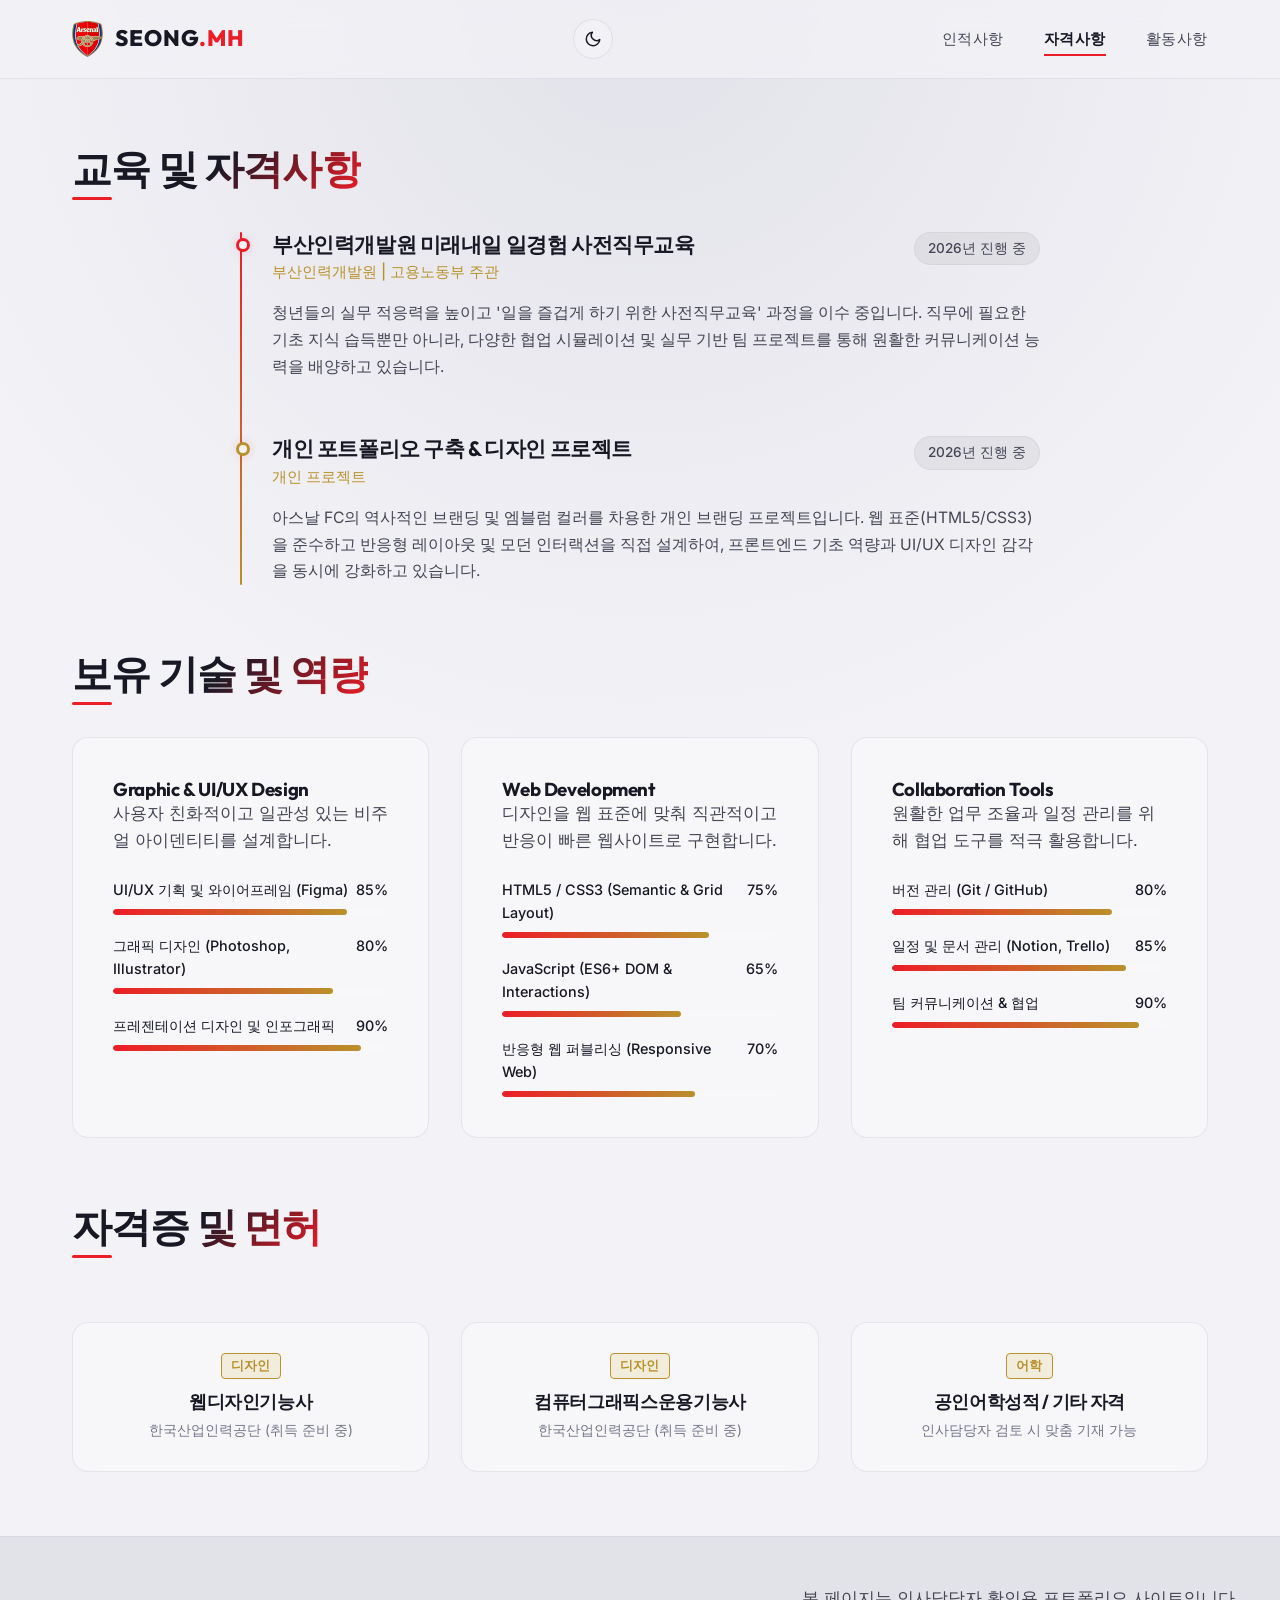
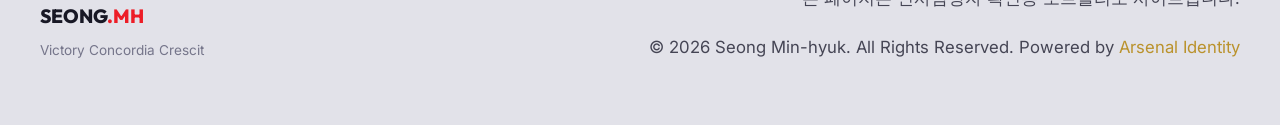
<file: qualifications.html>
<!DOCTYPE html>
<html lang="ko">
<head>
  <meta charset="UTF-8">
  <meta name="viewport" content="width=device-width, initial-scale=1.0">
  <title>성민혁 포트폴리오 - 자격사항</title>
  <meta name="description" content="성민혁의 교육 사항, 기술 스택, 자격증 정보를 제공하는 페이지입니다. 부산인력개발원 수료 이력 및 UI/UX, 웹 개발 역량을 확인해보세요.">
  
  <!-- Theme Initialization Script to avoid FOUC -->
  <script>
    (function() {
      const savedTheme = localStorage.getItem('theme');
      const systemPrefersLight = window.matchMedia('(prefers-color-scheme: light)').matches;
      if (savedTheme === 'light' || (!savedTheme && systemPrefersLight)) {
        document.documentElement.setAttribute('data-theme', 'light');
      }
    })();
  </script>

  <!-- CSS Stylesheet -->
  <link rel="stylesheet" href="style.css">
</head>
<body>

  <!-- Header & Navigation -->
  <header class="header" id="header">
    <div class="nav-container">
      <a href="index.html" class="logo-link" id="logo-nav">
        <object data="logo.svg" type="image/svg+xml" class="logo-img"></object>
        <span class="logo-text">SEONG<span>.MH</span></span>
      </a>
      <div class="nav-actions">
        <button id="theme-toggle" class="theme-toggle-btn" aria-label="테마 변경">
          <!-- Sun Icon (shown in Dark Mode) -->
          <svg class="sun-icon" width="18" height="18" viewBox="0 0 24 24" fill="none" stroke="currentColor" stroke-width="2" stroke-linecap="round" stroke-linejoin="round"><circle cx="12" cy="12" r="5"></circle><line x1="12" y1="1" x2="12" y2="3"></line><line x1="12" y1="21" x2="12" y2="23"></line><line x1="4.22" y1="4.22" x2="5.64" y2="5.64"></line><line x1="18.36" y1="18.36" x2="19.78" y2="19.78"></line><line x1="1" y1="12" x2="3" y2="12"></line><line x1="21" y1="12" x2="23" y2="12"></line><line x1="4.22" y1="19.78" x2="5.64" y2="18.36"></line><line x1="18.36" y1="5.64" x2="19.78" y2="4.22"></line></svg>
          <!-- Moon Icon (shown in Light Mode) -->
          <svg class="moon-icon" width="18" height="18" viewBox="0 0 24 24" fill="none" stroke="currentColor" stroke-width="2" stroke-linecap="round" stroke-linejoin="round"><path d="M21 12.79A9 9 0 1 1 11.21 3 7 7 0 0 0 21 12.79z"></path></svg>
        </button>
        <button class="menu-toggle" id="menu-toggle" aria-label="메뉴 열기">&#9776;</button>
      </div>
      <nav class="nav-menu-wrapper">
        <ul class="nav-menu">
          <li class="nav-item" id="menu-profile"><a href="index.html">인적사항</a></li>
          <li class="nav-item active" id="menu-qualifications"><a href="qualifications.html">자격사항</a></li>
          <li class="nav-item" id="menu-activities"><a href="activities.html">활동사항</a></li>
        </ul>
      </nav>
    </div>
  </header>

  <!-- Main Content -->
  <main>
    <section class="container">
      <h2>교육 및 자격사항</h2>
      
      <!-- Education & Training Timeline -->
      <div class="timeline" id="qualifications-timeline">
        <div class="timeline-item" id="timeline-busan-manpower">
          <div class="timeline-dot"></div>
          <div class="timeline-header">
            <div class="timeline-title">
              <h3>부산인력개발원 미래내일 일경험 사전직무교육</h3>
              <div class="timeline-org">부산인력개발원 | 고용노동부 주관</div>
            </div>
            <span class="timeline-date">2026년 진행 중</span>
          </div>
          <div class="timeline-body">
            <p>
              청년들의 실무 적응력을 높이고 '일을 즐겁게 하기 위한 사전직무교육' 과정을 이수 중입니다. 직무에 필요한 기초 지식 습득뿐만 아니라, 다양한 협업 시뮬레이션 및 실무 기반 팀 프로젝트를 통해 원활한 커뮤니케이션 능력을 배양하고 있습니다.
            </p>
          </div>
        </div>
        
        <div class="timeline-item" id="timeline-self-portfolio">
          <div class="timeline-dot"></div>
          <div class="timeline-header">
            <div class="timeline-title">
              <h3>개인 포트폴리오 구축 & 디자인 프로젝트</h3>
              <div class="timeline-org">개인 프로젝트</div>
            </div>
            <span class="timeline-date">2026년 진행 중</span>
          </div>
          <div class="timeline-body">
            <p>
              아스날 FC의 역사적인 브랜딩 및 엠블럼 컬러를 차용한 개인 브랜딩 프로젝트입니다. 웹 표준(HTML5/CSS3)을 준수하고 반응형 레이아웃 및 모던 인터랙션을 직접 설계하여, 프론트엔드 기초 역량과 UI/UX 디자인 감각을 동시에 강화하고 있습니다.
            </p>
          </div>
        </div>
      </div>

      <!-- Skills Matrix -->
      <div class="skills-container" id="skills-section">
        <h2 id="section-title-skills">보유 기술 및 역량</h2>
        
        <div class="skills-grid">
          <!-- Skill Category 1: Design -->
          <div class="card" id="card-skill-design">
            <h3>Graphic & UI/UX Design</h3>
            <p>사용자 친화적이고 일관성 있는 비주얼 아이덴티티를 설계합니다.</p>
            <ul class="skill-list">
              <li class="skill-item" data-level="85%" id="skill-figma">
                <div class="skill-info">
                  <span>UI/UX 기획 및 와이어프레임 (Figma)</span>
                  <span>85%</span>
                </div>
                <div class="skill-bar-bg">
                  <div class="skill-bar"></div>
                </div>
              </li>
              <li class="skill-item" data-level="80%" id="skill-photoshop">
                <div class="skill-info">
                  <span>그래픽 디자인 (Photoshop, Illustrator)</span>
                  <span>80%</span>
                </div>
                <div class="skill-bar-bg">
                  <div class="skill-bar"></div>
                </div>
              </li>
              <li class="skill-item" data-level="90%" id="skill-presentation">
                <div class="skill-info">
                  <span>프레젠테이션 디자인 및 인포그래픽</span>
                  <span>90%</span>
                </div>
                <div class="skill-bar-bg">
                  <div class="skill-bar"></div>
                </div>
              </li>
            </ul>
          </div>

          <!-- Skill Category 2: Development -->
          <div class="card" id="card-skill-development">
            <h3>Web Development</h3>
            <p>디자인을 웹 표준에 맞춰 직관적이고 반응이 빠른 웹사이트로 구현합니다.</p>
            <ul class="skill-list">
              <li class="skill-item" data-level="75%" id="skill-html">
                <div class="skill-info">
                  <span>HTML5 / CSS3 (Semantic & Grid Layout)</span>
                  <span>75%</span>
                </div>
                <div class="skill-bar-bg">
                  <div class="skill-bar"></div>
                </div>
              </li>
              <li class="skill-item" data-level="65%" id="skill-js">
                <div class="skill-info">
                  <span>JavaScript (ES6+ DOM & Interactions)</span>
                  <span>65%</span>
                </div>
                <div class="skill-bar-bg">
                  <div class="skill-bar"></div>
                </div>
              </li>
              <li class="skill-item" data-level="70%" id="skill-responsive">
                <div class="skill-info">
                  <span>반응형 웹 퍼블리싱 (Responsive Web)</span>
                  <span>70%</span>
                </div>
                <div class="skill-bar-bg">
                  <div class="skill-bar"></div>
                </div>
              </li>
            </ul>
          </div>

          <!-- Skill Category 3: Collaboration -->
          <div class="card" id="card-skill-collaboration">
            <h3>Collaboration Tools</h3>
            <p>원활한 업무 조율과 일정 관리를 위해 협업 도구를 적극 활용합니다.</p>
            <ul class="skill-list">
              <li class="skill-item" data-level="80%" id="skill-git">
                <div class="skill-info">
                  <span>버전 관리 (Git / GitHub)</span>
                  <span>80%</span>
                </div>
                <div class="skill-bar-bg">
                  <div class="skill-bar"></div>
                </div>
              </li>
              <li class="skill-item" data-level="85%" id="skill-notion">
                <div class="skill-info">
                  <span>일정 및 문서 관리 (Notion, Trello)</span>
                  <span>85%</span>
                </div>
                <div class="skill-bar-bg">
                  <div class="skill-bar"></div>
                </div>
              </li>
              <li class="skill-item" data-level="90%" id="skill-teamwork">
                <div class="skill-info">
                  <span>팀 커뮤니케이션 & 협업</span>
                  <span>90%</span>
                </div>
                <div class="skill-bar-bg">
                  <div class="skill-bar"></div>
                </div>
              </li>
            </ul>
          </div>
        </div>
      </div>
      
      <!-- Certification List Placeholder -->
      <div style="margin-top: 4rem;">
        <h2>자격증 및 면허</h2>
        <div class="grid-3" style="margin-top: 2rem;">
          <div class="card" style="padding: 1.8rem; text-align: center;" id="cert-placeholder-1">
            <span class="detail-badge" style="margin-bottom: 0.8rem; display: inline-block;">디자인</span>
            <h4 style="font-size: 1.1rem; margin-bottom: 0.5rem;">웹디자인기능사</h4>
            <p style="font-size: 0.85rem; color: var(--color-muted); margin-bottom: 0;">한국산업인력공단 (취득 준비 중)</p>
          </div>
          <div class="card" style="padding: 1.8rem; text-align: center;" id="cert-placeholder-2">
            <span class="detail-badge" style="margin-bottom: 0.8rem; display: inline-block;">디자인</span>
            <h4 style="font-size: 1.1rem; margin-bottom: 0.5rem;">컴퓨터그래픽스운용기능사</h4>
            <p style="font-size: 0.85rem; color: var(--color-muted); margin-bottom: 0;">한국산업인력공단 (취득 준비 중)</p>
          </div>
          <div class="card" style="padding: 1.8rem; text-align: center;" id="cert-placeholder-3">
            <span class="detail-badge" style="margin-bottom: 0.8rem; display: inline-block;">어학</span>
            <h4 style="font-size: 1.1rem; margin-bottom: 0.5rem;">공인어학성적 / 기타 자격</h4>
            <p style="font-size: 0.85rem; color: var(--color-muted); margin-bottom: 0;">인사담당자 검토 시 맞춤 기재 가능</p>
          </div>
        </div>
      </div>
    </section>
  </main>

  <!-- Footer -->
  <footer class="footer">
    <div class="footer-container">
      <div class="footer-logo">
        <div class="footer-logo-text">SEONG<span>.MH</span></div>
        <div class="footer-tagline">Victory Concordia Crescit</div>
      </div>
      <div class="footer-info">
        <p>본 페이지는 인사담당자 확인용 포트폴리오 사이트입니다.</p>
        <p>© 2026 Seong Min-hyuk. All Rights Reserved. Powered by <span>Arsenal Identity</span></p>
      </div>
    </div>
  </footer>

  <!-- Core JavaScript -->
  <script src="script.js"></script>
</body>
</html>
</file>
<file: style.css>
/* 
   Seong Min-hyuk - Professional Portfolio Stylesheet
   Theme: Premium Dark & Arsenal Crimson/Gold Accent
*/

@import url('https://fonts.googleapis.com/css2?family=Inter:wght@300;400;500;600&family=Outfit:wght@400;500;600;700;800&display=swap');

:root {
  /* Color Palette (HSL) */
  --bg-primary: hsl(240, 12%, 6%);
  --bg-secondary: hsl(240, 10%, 12%);
  --bg-card: hsla(240, 10%, 14%, 0.6);
  --bg-card-hover: hsla(240, 10%, 18%, 0.85);
  
  --color-primary: hsl(0, 0%, 98%);
  --color-secondary: hsl(240, 8%, 75%);
  --color-muted: hsl(240, 6%, 55%);
  
  --accent-red: hsl(357, 85%, 52%);
  --accent-red-glow: hsla(357, 85%, 52%, 0.3);
  --accent-gold: hsl(43, 62%, 55%);
  --accent-gold-glow: hsla(43, 62%, 55%, 0.25);
  
  --glass-border: hsla(240, 10%, 30%, 0.25);
  --glass-border-hover: hsla(357, 85%, 52%, 0.4);

  --bg-header: hsla(240, 12%, 6%, 0.7);
  --bg-header-scrolled: hsla(240, 12%, 6%, 0.9);
  --shadow-header: 0 10px 30px rgba(0, 0, 0, 0.5);
  
  --bg-hero-overlay-top: rgba(15, 15, 18, 0.7);
  --bg-badge: rgba(255, 255, 255, 0.05);
  --bg-mimi-item: rgba(255, 255, 255, 0.02);
  --border-mimi-item: rgba(255, 255, 255, 0.03);
  
  --transition-smooth: all 0.4s cubic-bezier(0.16, 1, 0.3, 1);
  --transition-fast: all 0.2s ease;
  
  --max-width: 1200px;
  --font-heading: 'Outfit', 'Inter', sans-serif;
  --font-body: 'Inter', sans-serif;
}

[data-theme="light"] {
  --bg-primary: hsl(240, 20%, 96%);
  --bg-secondary: hsl(240, 15%, 90%);
  --bg-card: hsla(240, 20%, 98%, 0.75);
  --bg-card-hover: hsla(240, 20%, 100%, 0.95);
  
  --color-primary: hsl(240, 20%, 12%);
  --color-secondary: hsl(240, 10%, 30%);
  --color-muted: hsl(240, 8%, 50%);
  
  --accent-red: hsl(357, 85%, 52%);
  --accent-red-glow: hsla(357, 85%, 52%, 0.15);
  --accent-gold: hsl(43, 62%, 45%);
  --accent-gold-glow: hsla(43, 62%, 45%, 0.15);
  
  --glass-border: hsla(240, 10%, 80%, 0.4);
  --glass-border-hover: hsla(357, 85%, 52%, 0.5);
  
  --bg-header: hsla(240, 20%, 96%, 0.7);
  --bg-header-scrolled: hsla(240, 20%, 96%, 0.9);
  --shadow-header: 0 10px 30px rgba(0, 0, 0, 0.08);
  
  --bg-hero-overlay-top: rgba(240, 240, 245, 0.5);
  --bg-badge: rgba(0, 0, 0, 0.05);
  --bg-mimi-item: rgba(0, 0, 0, 0.02);
  --border-mimi-item: rgba(0, 0, 0, 0.04);
}

/* Base Reset */
*, *::before, *::after {
  box-sizing: border-box;
  margin: 0;
  padding: 0;
}

html {
  scroll-behavior: smooth;
  font-size: 16px;
  background-color: var(--bg-primary);
  color: var(--color-primary);
  font-family: var(--font-body);
  overflow-x: hidden;
}

body {
  min-height: 100vh;
  display: flex;
  flex-direction: column;
  background: radial-gradient(circle at 50% 0%, var(--bg-secondary) 0%, var(--bg-primary) 70%);
  background-attachment: fixed;
  line-height: 1.6;
  -webkit-font-smoothing: antialiased;
}

[data-theme="light"] .hero-video {
  opacity: 0.15;
  filter: grayscale(20%) brightness(110%);
}

/* Custom Scrollbar */
::-webkit-scrollbar {
  width: 8px;
}
::-webkit-scrollbar-track {
  background: var(--bg-primary);
}
::-webkit-scrollbar-thumb {
  background: hsl(240, 10%, 20%);
  border-radius: 4px;
}
::-webkit-scrollbar-thumb:hover {
  background: var(--accent-red);
}

/* Typography */
h1, h2, h3, h4, h5, h6 {
  font-family: var(--font-heading);
  font-weight: 700;
  line-height: 1.2;
  letter-spacing: -0.02em;
}

h1 {
  font-size: clamp(2.5rem, 5vw, 4rem);
  background: linear-gradient(135deg, var(--color-primary) 30%, var(--accent-gold) 100%);
  -webkit-background-clip: text;
  -webkit-text-fill-color: transparent;
  margin-bottom: 1.5rem;
}

h2 {
  font-size: clamp(1.8rem, 4vw, 2.5rem);
  position: relative;
  display: inline-block;
  margin-bottom: 2.5rem;
  background: linear-gradient(135deg, var(--color-primary) 50%, var(--accent-red) 100%);
  -webkit-background-clip: text;
  -webkit-text-fill-color: transparent;
}

h2::after {
  content: '';
  position: absolute;
  bottom: -8px;
  left: 0;
  width: 40px;
  height: 3px;
  background: var(--accent-red);
  border-radius: 2px;
}

p {
  color: var(--color-secondary);
  font-size: 1.05rem;
  margin-bottom: 1rem;
}

a {
  color: inherit;
  text-decoration: none;
  transition: var(--transition-fast);
}

/* Header & Navigation */
.header {
  position: fixed;
  top: 0;
  left: 0;
  width: 100%;
  z-index: 1000;
  background: var(--bg-header);
  backdrop-filter: blur(16px);
  -webkit-backdrop-filter: blur(16px);
  border-bottom: 1px solid var(--glass-border);
  transition: var(--transition-smooth);
}

.header.scrolled {
  background: var(--bg-header-scrolled);
  padding: 0.5rem 0;
  box-shadow: var(--shadow-header);
}

.nav-container {
  max-width: var(--max-width);
  margin: 0 auto;
  padding: 1.2rem 2rem;
  display: flex;
  justify-content: space-between;
  align-items: center;
}

.logo-link {
  display: flex;
  align-items: center;
  gap: 0.75rem;
  font-family: var(--font-heading);
  font-weight: 800;
  font-size: 1.4rem;
  color: var(--color-primary);
  letter-spacing: 1px;
}

.logo-img {
  height: 36px;
  width: auto;
  transition: var(--transition-smooth);
}

.logo-link:hover .logo-img {
  transform: rotate(5deg) scale(1.1);
}

.logo-text span {
  color: var(--accent-red);
}

.nav-menu {
  display: flex;
  list-style: none;
  gap: 2.5rem;
}

.nav-item a {
  font-size: 0.95rem;
  font-weight: 500;
  color: var(--color-secondary);
  position: relative;
  padding: 0.5rem 0;
  letter-spacing: 0.5px;
}

.nav-item a::after {
  content: '';
  position: absolute;
  bottom: 0;
  left: 0;
  width: 0;
  height: 2px;
  background: var(--accent-red);
  transition: var(--transition-smooth);
}

.nav-item a:hover {
  color: var(--color-primary);
}

.nav-item a:hover::after,
.nav-item.active a::after {
  width: 100%;
}

.nav-item.active a {
  color: var(--color-primary);
  font-weight: 600;
}

/* Mobile Menu Toggle */
.menu-toggle {
  display: none;
  background: none;
  border: none;
  color: var(--color-primary);
  font-size: 1.5rem;
  cursor: pointer;
}

/* Theme Toggle Button & Actions */
.nav-actions {
  display: flex;
  align-items: center;
  gap: 1.2rem;
}

.theme-toggle-btn {
  background: rgba(255, 255, 255, 0.05);
  border: 1px solid var(--glass-border);
  color: var(--color-primary);
  width: 40px;
  height: 40px;
  border-radius: 50%;
  display: flex;
  align-items: center;
  justify-content: center;
  cursor: pointer;
  transition: var(--transition-smooth);
  backdrop-filter: blur(5px);
  padding: 0;
}

.theme-toggle-btn:hover {
  background: rgba(255, 255, 255, 0.15);
  border-color: var(--accent-red);
  color: var(--accent-red);
  transform: scale(1.05);
  box-shadow: 0 0 10px var(--accent-red-glow);
}

/* Theme Toggle Icon Visibility */
.sun-icon {
  display: block;
}
.moon-icon {
  display: none;
}

[data-theme="light"] .sun-icon {
  display: none;
}
[data-theme="light"] .moon-icon {
  display: block;
}

/* Page Layout */
main {
  flex: 1;
  padding-top: 80px; /* Space for fixed header */
}

.container {
  max-width: var(--max-width);
  margin: 0 auto;
  padding: 4rem 2rem;
}

/* Hero Section */
.hero {
  position: relative;
  min-height: 85vh;
  display: flex;
  align-items: center;
  overflow: hidden;
  padding: 4rem 2rem;
}

.hero-video-container {
  position: absolute;
  top: 0;
  left: 0;
  width: 100%;
  height: 100%;
  z-index: -2;
}

.hero-video {
  width: 100%;
  height: 100%;
  object-fit: cover;
  opacity: 0.25;
  filter: grayscale(30%) brightness(50%);
}

.hero-overlay {
  position: absolute;
  top: 0;
  left: 0;
  width: 100%;
  height: 100%;
  background: linear-gradient(180deg, var(--bg-hero-overlay-top) 0%, var(--bg-primary) 100%);
  z-index: -1;
}

.hero-content {
  max-width: 800px;
  position: relative;
  z-index: 10;
  opacity: 0;
  transform: translateY(30px);
  animation: fadeInUp 1s cubic-bezier(0.16, 1, 0.3, 1) forwards;
  animation-delay: 0.2s;
}

.hero-badge {
  display: inline-flex;
  align-items: center;
  gap: 0.5rem;
  background: rgba(227, 6, 19, 0.15);
  border: 1px solid var(--accent-red);
  padding: 0.5rem 1rem;
  border-radius: 50px;
  color: var(--color-primary);
  font-size: 0.85rem;
  font-weight: 600;
  letter-spacing: 1px;
  margin-bottom: 1.5rem;
  box-shadow: 0 0 15px var(--accent-red-glow);
}

.hero-badge span {
  display: inline-block;
  width: 8px;
  height: 8px;
  background-color: var(--accent-red);
  border-radius: 50%;
  animation: pulse 2s infinite;
}

.hero-description {
  font-size: 1.25rem;
  color: var(--color-secondary);
  margin-bottom: 2.5rem;
  max-width: 600px;
  text-shadow: 0 2px 10px rgba(0,0,0,0.5);
}

.hero-actions {
  display: flex;
  gap: 1.5rem;
  flex-wrap: wrap;
}

/* Buttons */
.btn {
  display: inline-flex;
  align-items: center;
  justify-content: center;
  padding: 0.9rem 2rem;
  font-family: var(--font-heading);
  font-weight: 600;
  font-size: 1rem;
  border-radius: 8px;
  transition: var(--transition-smooth);
  cursor: pointer;
  gap: 0.5rem;
}

.btn-primary {
  background: var(--accent-red);
  color: var(--color-primary);
  border: none;
  box-shadow: 0 4px 20px var(--accent-red-glow);
}

.btn-primary:hover {
  background: hsl(357, 95%, 58%);
  transform: translateY(-3px);
  box-shadow: 0 6px 25px rgba(227, 6, 19, 0.5);
}

.btn-secondary {
  background: rgba(255, 255, 255, 0.05);
  color: var(--color-primary);
  border: 1px solid var(--glass-border);
  backdrop-filter: blur(10px);
}

.btn-secondary:hover {
  background: rgba(255, 255, 255, 0.1);
  border-color: var(--color-primary);
  transform: translateY(-3px);
}

/* Grid & Cards */
.grid-2 {
  display: grid;
  grid-template-columns: repeat(2, 1fr);
  gap: 2.5rem;
}

.grid-3 {
  display: grid;
  grid-template-columns: repeat(3, 1fr);
  gap: 2rem;
}

.card {
  background: var(--bg-card);
  border: 1px solid var(--glass-border);
  border-radius: 16px;
  padding: 2.5rem;
  backdrop-filter: blur(12px);
  -webkit-backdrop-filter: blur(12px);
  transition: var(--transition-smooth);
  position: relative;
  overflow: hidden;
}

.card::before {
  content: '';
  position: absolute;
  top: 0;
  left: 0;
  width: 100%;
  height: 4px;
  background: linear-gradient(90deg, var(--accent-red), var(--accent-gold));
  opacity: 0;
  transition: var(--transition-smooth);
}

.card:hover {
  transform: translateY(-5px);
  background: var(--bg-card-hover);
  border-color: var(--glass-border-hover);
  box-shadow: 0 15px 40px rgba(0, 0, 0, 0.4);
}

.card:hover::before {
  opacity: 1;
}

/* Info Cards (index.html) */
.info-grid {
  margin-top: 2rem;
}

.profile-card {
  grid-column: span 2;
  display: grid;
  grid-template-columns: 280px 1fr;
  gap: 3rem;
  align-items: center;
}

.profile-img-container {
  width: 100%;
  aspect-ratio: 1;
  border-radius: 12px;
  overflow: hidden;
  border: 2px solid var(--glass-border);
  position: relative;
}

.profile-img {
  width: 100%;
  height: 100%;
  object-fit: cover;
  transition: var(--transition-smooth);
}

.profile-card:hover .profile-img {
  transform: scale(1.05);
}

.profile-img-placeholder {
  width: 100%;
  height: 100%;
  background: linear-gradient(135deg, var(--bg-secondary), var(--accent-red-glow));
  display: flex;
  flex-direction: column;
  align-items: center;
  justify-content: center;
  color: var(--color-secondary);
  font-size: 0.9rem;
  gap: 0.75rem;
}

.profile-img-placeholder svg {
  width: 48px;
  height: 48px;
  color: var(--accent-red);
}

.profile-details {
  display: flex;
  flex-direction: column;
  gap: 1.2rem;
}

.detail-row {
  display: grid;
  grid-template-columns: 140px 1fr;
  border-bottom: 1px solid rgba(255, 255, 255, 0.05);
  padding-bottom: 0.8rem;
}

.detail-row:last-child {
  border-bottom: none;
  padding-bottom: 0;
}

.detail-label {
  font-weight: 600;
  color: var(--accent-gold);
  font-family: var(--font-heading);
}

.detail-value {
  color: var(--color-primary);
}

.detail-badge {
  display: inline-block;
  background: rgba(212, 175, 55, 0.15);
  border: 1px solid var(--accent-gold);
  color: var(--accent-gold);
  padding: 0.1rem 0.6rem;
  border-radius: 4px;
  font-size: 0.8rem;
  font-weight: 600;
}

/* Strengths / Weaknesses Cards */
.strength-card h3 {
  color: var(--accent-red);
  margin-bottom: 1.2rem;
  display: flex;
  align-items: center;
  gap: 0.75rem;
}

.weakness-card h3 {
  color: var(--accent-gold);
  margin-bottom: 1.2rem;
  display: flex;
  align-items: center;
  gap: 0.75rem;
}

.list-styled {
  list-style: none;
  display: flex;
  flex-direction: column;
  gap: 1rem;
}

.list-styled li {
  position: relative;
  padding-left: 1.5rem;
  color: var(--color-secondary);
}

.list-styled li::before {
  content: '✦';
  position: absolute;
  left: 0;
  top: 0;
}

.strength-card .list-styled li::before {
  color: var(--accent-red);
}

.weakness-card .list-styled li::before {
  color: var(--accent-gold);
}

/* Timeline (qualifications.html) */
.timeline {
  position: relative;
  max-width: 800px;
  margin: 0 auto 4rem auto;
  padding-left: 2rem;
}

.timeline::before {
  content: '';
  position: absolute;
  top: 0;
  left: 0;
  width: 2px;
  height: 100%;
  background: linear-gradient(180deg, var(--accent-red) 0%, var(--accent-gold) 100%);
  border-radius: 1px;
}

.timeline-item {
  position: relative;
  margin-bottom: 3.5rem;
}

.timeline-item:last-child {
  margin-bottom: 0;
}

.timeline-dot {
  position: absolute;
  left: -2rem;
  top: 6px;
  width: 14px;
  height: 14px;
  border-radius: 50%;
  background: var(--bg-primary);
  border: 3px solid var(--accent-red);
  transform: translateX(-4px);
  box-shadow: 0 0 10px var(--accent-red-glow);
  transition: var(--transition-smooth);
}

.timeline-item:hover .timeline-dot {
  background: var(--accent-red);
  transform: translateX(-4px) scale(1.2);
}

.timeline-item:nth-child(even) .timeline-dot {
  border-color: var(--accent-gold);
}

.timeline-item:nth-child(even):hover .timeline-dot {
  background: var(--accent-gold);
}

.timeline-header {
  display: flex;
  justify-content: space-between;
  align-items: flex-start;
  margin-bottom: 1rem;
  flex-wrap: wrap;
  gap: 0.5rem;
}

.timeline-title h3 {
  font-size: 1.3rem;
  color: var(--color-primary);
}

.timeline-org {
  color: var(--accent-gold);
  font-weight: 500;
  font-size: 0.95rem;
  margin-top: 0.2rem;
}

.timeline-date {
  background: var(--bg-badge);
  border: 1px solid var(--glass-border);
  padding: 0.3rem 0.8rem;
  border-radius: 50px;
  font-size: 0.85rem;
  font-weight: 500;
  color: var(--color-secondary);
}

.timeline-body p {
  font-size: 0.98rem;
  line-height: 1.7;
}

/* Skills Matrix (qualifications.html) */
.skills-container {
  margin-top: 4rem;
}

.skills-grid {
  display: grid;
  grid-template-columns: repeat(auto-fit, minmax(250px, 1fr));
  gap: 2rem;
}

.skill-list {
  list-style: none;
  display: flex;
  flex-direction: column;
  gap: 1.2rem;
  margin-top: 1.5rem;
}

.skill-item {
  display: flex;
  flex-direction: column;
  gap: 0.5rem;
}

.skill-info {
  display: flex;
  justify-content: space-between;
  font-size: 0.9rem;
  font-weight: 500;
}

.skill-bar-bg {
  height: 6px;
  background: rgba(255, 255, 255, 0.05);
  border-radius: 10px;
  overflow: hidden;
}

.skill-bar {
  height: 100%;
  border-radius: 10px;
  background: linear-gradient(90deg, var(--accent-red), var(--accent-gold));
  width: 0%;
  transition: width 1.5s cubic-bezier(0.16, 1, 0.3, 1);
}

/* Projects Showcase (activities.html) */
.project-card {
  grid-column: span 3;
  display: grid;
  grid-template-columns: 1.2fr 1fr;
  gap: 3rem;
  align-items: center;
}

.project-card.reverse {
  grid-template-columns: 1fr 1.2fr;
}

.project-media {
  border-radius: 12px;
  overflow: hidden;
  border: 1px solid var(--glass-border);
  background: var(--bg-secondary);
  position: relative;
  width: 100%;
  box-shadow: 0 10px 30px rgba(0,0,0,0.3);
}

.project-video {
  width: 100%;
  display: block;
  aspect-ratio: 16/9;
  object-fit: cover;
}

.project-info {
  display: flex;
  flex-direction: column;
  gap: 1.2rem;
}

.project-tag {
  font-family: var(--font-heading);
  font-size: 0.85rem;
  font-weight: 600;
  color: var(--accent-red);
  letter-spacing: 1.5px;
  text-transform: uppercase;
}

.project-title {
  font-size: 2rem;
  color: var(--color-primary);
  margin-bottom: 0.5rem;
}

.project-desc {
  font-size: 1rem;
  color: var(--color-secondary);
  line-height: 1.7;
}

.project-meta-list {
  display: flex;
  flex-wrap: wrap;
  gap: 0.75rem;
  list-style: none;
  margin: 0.5rem 0;
}

.project-meta-item {
  background: var(--bg-badge);
  border: 1px solid var(--glass-border);
  padding: 0.3rem 0.8rem;
  border-radius: 4px;
  font-size: 0.8rem;
  color: var(--color-secondary);
  font-weight: 500;
}

/* Graphic Gallery (activities.html) */
.gallery-section {
  margin-top: 5rem;
}

.gallery-grid {
  display: grid;
  grid-template-columns: repeat(2, 1fr);
  gap: 2.5rem;
}

.gallery-card {
  background: var(--bg-card);
  border: 1px solid var(--glass-border);
  border-radius: 16px;
  overflow: hidden;
  transition: var(--transition-smooth);
}

.gallery-card:hover {
  transform: translateY(-5px);
  border-color: var(--accent-red);
  box-shadow: 0 15px 40px rgba(227, 6, 19, 0.15);
}

.gallery-img-container {
  position: relative;
  width: 100%;
  aspect-ratio: 4/3;
  overflow: hidden;
  background-color: #000;
}

.gallery-img {
  width: 100%;
  height: 100%;
  object-fit: cover;
  transition: var(--transition-smooth);
}

.gallery-card:hover .gallery-img {
  transform: scale(1.05);
}

.gallery-info {
  padding: 1.5rem 2rem;
}

.gallery-title {
  font-size: 1.2rem;
  color: var(--color-primary);
  margin-bottom: 0.5rem;
}

.gallery-desc {
  font-size: 0.9rem;
  color: var(--color-muted);
}

/* Custom Interactive Carousel for Campaigns */
.carousel-container {
  position: relative;
  width: 100%;
  aspect-ratio: 16/9;
  border-radius: 12px;
  overflow: hidden;
  border: 1px solid var(--glass-border);
  box-shadow: 0 15px 35px rgba(0,0,0,0.4);
}

.carousel-slide {
  position: absolute;
  top: 0;
  left: 0;
  width: 100%;
  height: 100%;
  opacity: 0;
  transition: opacity 0.8s ease-in-out;
  display: flex;
  align-items: center;
  justify-content: center;
  background: #111;
  z-index: 1;
}

.carousel-slide.active {
  opacity: 1;
  z-index: 2;
}

.carousel-slide img {
  width: 100%;
  height: 100%;
  object-fit: contain;
}

.carousel-caption {
  position: absolute;
  bottom: 0;
  left: 0;
  width: 100%;
  padding: 1.5rem 2rem;
  background: linear-gradient(180deg, rgba(0,0,0,0) 0%, rgba(0,0,0,0.85) 100%);
  color: var(--color-primary);
  z-index: 10;
  backdrop-filter: blur(2px);
}

.carousel-caption h4 {
  font-size: 1.2rem;
  margin-bottom: 0.4rem;
  color: var(--accent-gold);
}

.carousel-caption p {
  font-size: 0.9rem;
  margin-bottom: 0;
  color: var(--color-secondary);
}

.carousel-btn {
  position: absolute;
  top: 50%;
  transform: translateY(-50%);
  background: rgba(15, 15, 18, 0.6);
  border: 1px solid var(--glass-border);
  color: var(--color-primary);
  width: 48px;
  height: 48px;
  border-radius: 50%;
  display: flex;
  align-items: center;
  justify-content: center;
  cursor: pointer;
  z-index: 15;
  transition: var(--transition-smooth);
  backdrop-filter: blur(5px);
}

.carousel-btn:hover {
  background: var(--accent-red);
  border-color: var(--accent-red);
  color: var(--color-primary);
  box-shadow: 0 0 15px var(--accent-red-glow);
}

.carousel-btn.prev {
  left: 1.5rem;
}

.carousel-btn.next {
  right: 1.5rem;
}

.carousel-indicators {
  position: absolute;
  bottom: 6rem;
  left: 50%;
  transform: translateX(-50%);
  display: flex;
  gap: 0.5rem;
  z-index: 15;
}

.carousel-dot {
  width: 8px;
  height: 8px;
  border-radius: 50%;
  background: rgba(255, 255, 255, 0.3);
  cursor: pointer;
  transition: var(--transition-fast);
}

.carousel-dot.active {
  background: var(--accent-red);
  width: 24px;
  border-radius: 4px;
  box-shadow: 0 0 8px var(--accent-red-glow);
}

/* Footer */
.footer {
  background: var(--bg-secondary);
  border-top: 1px solid var(--glass-border);
  padding: 3rem 2rem;
  margin-top: auto;
}

.footer-container {
  max-width: var(--max-width);
  margin: 0 auto;
  display: flex;
  justify-content: space-between;
  align-items: center;
  flex-wrap: wrap;
  gap: 2rem;
}

.footer-logo {
  display: flex;
  flex-direction: column;
  gap: 0.5rem;
}

.footer-logo-text {
  font-family: var(--font-heading);
  font-weight: 800;
  font-size: 1.2rem;
}

.footer-logo-text span {
  color: var(--accent-red);
}

.footer-tagline {
  font-size: 0.85rem;
  color: var(--color-muted);
}

.footer-info {
  text-align: right;
  font-size: 0.85rem;
  color: var(--color-secondary);
  display: flex;
  flex-direction: column;
  gap: 0.4rem;
}

.footer-info span {
  color: var(--accent-gold);
}

/* Animations */
@keyframes fadeInUp {
  from {
    opacity: 0;
    transform: translateY(30px);
  }
  to {
    opacity: 1;
    transform: translateY(0);
  }
}

@keyframes pulse {
  0% {
    transform: scale(0.95);
    box-shadow: 0 0 0 0 rgba(227, 6, 19, 0.7);
  }
  70% {
    transform: scale(1);
    box-shadow: 0 0 0 10px rgba(227, 6, 19, 0);
  }
  100% {
    transform: scale(0.95);
    box-shadow: 0 0 0 0 rgba(227, 6, 19, 0);
  }
}

/* Responsive Design */
@media (max-width: 992px) {
  .grid-3 {
    grid-template-columns: repeat(2, 1fr);
  }
  
  .project-card, .project-card.reverse {
    grid-template-columns: 1fr;
    gap: 2rem;
  }
  
  .project-card.reverse .project-media {
    order: -1;
  }
}

@media (max-width: 768px) {
  .nav-menu-wrapper {
    position: absolute;
    top: 100%;
    left: 0;
    width: 100%;
    background: var(--bg-header-scrolled);
    border-bottom: 1px solid var(--glass-border);
    backdrop-filter: blur(16px);
    -webkit-backdrop-filter: blur(16px);
    display: none;
    padding: 2rem;
    box-shadow: var(--shadow-header);
    z-index: 1000;
  }
  
  .nav-menu-wrapper.open {
    display: block;
  }
  
  .nav-menu {
    display: flex;
    flex-direction: column;
    gap: 1.5rem;
    align-items: center;
  }
  
  .menu-toggle {
    display: block;
  }
  
  .grid-2, .grid-3, .gallery-grid {
    grid-template-columns: 1fr;
  }
  
  .profile-card {
    grid-template-columns: 1fr;
    gap: 2rem;
    text-align: center;
  }
  
  .profile-img-container {
    max-width: 240px;
    margin: 0 auto;
  }
  
  .detail-row {
    grid-template-columns: 1fr;
    gap: 0.2rem;
    text-align: left;
  }
  
  .footer-container {
    flex-direction: column;
    text-align: center;
    align-items: center;
  }
  
  .footer-info {
    text-align: center;
  }
}

/* Interactive Campaign Dashboard (activities.html) */
.welfare-tabs {
  display: flex;
  justify-content: center;
  gap: 1rem;
  margin-bottom: 2.5rem;
  flex-wrap: wrap;
}

.welfare-tab-btn {
  background: var(--bg-card);
  border: 1px solid var(--glass-border);
  color: var(--color-secondary);
  padding: 0.8rem 1.5rem;
  border-radius: 8px;
  cursor: pointer;
  font-family: var(--font-heading);
  font-weight: 600;
  font-size: 0.95rem;
  transition: var(--transition-smooth);
}

.welfare-tab-btn:hover {
  background: rgba(255, 255, 255, 0.05);
  color: var(--color-primary);
  border-color: var(--color-primary);
}

.welfare-tab-btn.active {
  background: var(--accent-red);
  color: var(--color-primary);
  border-color: var(--accent-red);
  box-shadow: 0 4px 15px var(--accent-red-glow);
}

.welfare-tab-content {
  position: relative;
  min-height: 350px;
}

.welfare-tab-panel {
  position: absolute;
  top: 0;
  left: 0;
  width: 100%;
  opacity: 0;
  visibility: hidden;
  transform: translateY(15px);
  transition: opacity 0.5s ease, transform 0.5s ease, visibility 0.5s;
  display: grid;
  grid-template-columns: 1fr 1fr;
  gap: 2.5rem;
  align-items: center;
}

.welfare-tab-panel.active {
  position: relative;
  opacity: 1;
  visibility: visible;
  transform: translateY(0);
}

.welfare-panel-info h3 {
  font-size: 1.8rem;
  color: var(--accent-gold);
  margin-bottom: 1rem;
}

.welfare-panel-info p {
  line-height: 1.8;
  color: var(--color-secondary);
}

.welfare-panel-media {
  border-radius: 12px;
  overflow: hidden;
  border: 1px solid var(--glass-border);
  box-shadow: 0 10px 25px rgba(0,0,0,0.3);
  background: linear-gradient(135deg, var(--bg-secondary), var(--accent-red-glow));
  aspect-ratio: 16/10;
  display: flex;
  align-items: center;
  justify-content: center;
}

.welfare-panel-media-text {
  text-align: center;
  padding: 2rem;
}

.welfare-panel-media-text h4 {
  color: var(--accent-red);
  font-size: 1.4rem;
  margin-bottom: 0.5rem;
}

.welfare-panel-media-text p {
  font-size: 0.9rem;
  color: var(--color-muted);
}

/* Mimi Adoption Card */
.mimi-card {
  display: grid;
  grid-template-columns: 300px 1fr;
  gap: 2.5rem;
  align-items: center;
  background: linear-gradient(135deg, var(--bg-card), rgba(212, 175, 55, 0.05)) !important;
}

.mimi-img-container {
  width: 100%;
  aspect-ratio: 1;
  border-radius: 12px;
  overflow: hidden;
  border: 1px solid var(--glass-border);
  background: #111;
  display: flex;
  align-items: center;
  justify-content: center;
}

.mimi-img {
  width: 100%;
  height: 100%;
  object-fit: cover;
  transition: var(--transition-smooth);
}

.mimi-card:hover .mimi-img {
  transform: scale(1.05);
}

.mimi-img-placeholder {
  display: flex;
  flex-direction: column;
  align-items: center;
  gap: 0.5rem;
  color: var(--color-muted);
  font-size: 0.9rem;
}

.mimi-img-placeholder svg {
  width: 48px;
  height: 48px;
  color: var(--accent-gold);
}

.mimi-info h3 {
  font-size: 1.8rem;
  color: var(--color-primary);
  margin-bottom: 1rem;
}

.mimi-grid {
  display: grid;
  grid-template-columns: repeat(2, 1fr);
  gap: 1.5rem;
  margin-bottom: 1.5rem;
}

.mimi-info-item {
  display: flex;
  flex-direction: column;
  gap: 0.3rem;
  background: var(--bg-mimi-item);
  padding: 0.8rem;
  border-radius: 6px;
  border: 1px solid var(--border-mimi-item);
}

.mimi-info-label {
  font-size: 0.8rem;
  color: var(--accent-gold);
  font-weight: 600;
}

.mimi-info-val {
  font-size: 1rem;
  color: var(--color-primary);
}

/* Video Showcase Customization */
.video-showcase {
  background: var(--bg-card);
  padding: 3rem;
  border-radius: 20px;
  border: 1px solid var(--glass-border);
  text-align: center;
}

.video-wrapper {
  max-width: 800px;
  margin: 2rem auto 0 auto;
  border-radius: 12px;
  overflow: hidden;
  border: 1px solid var(--glass-border);
  box-shadow: 0 20px 40px rgba(0,0,0,0.5);
  aspect-ratio: 16/9;
  background: #000;
}

.video-wrapper video {
  width: 100%;
  height: 100%;
  display: block;
}
</file>
